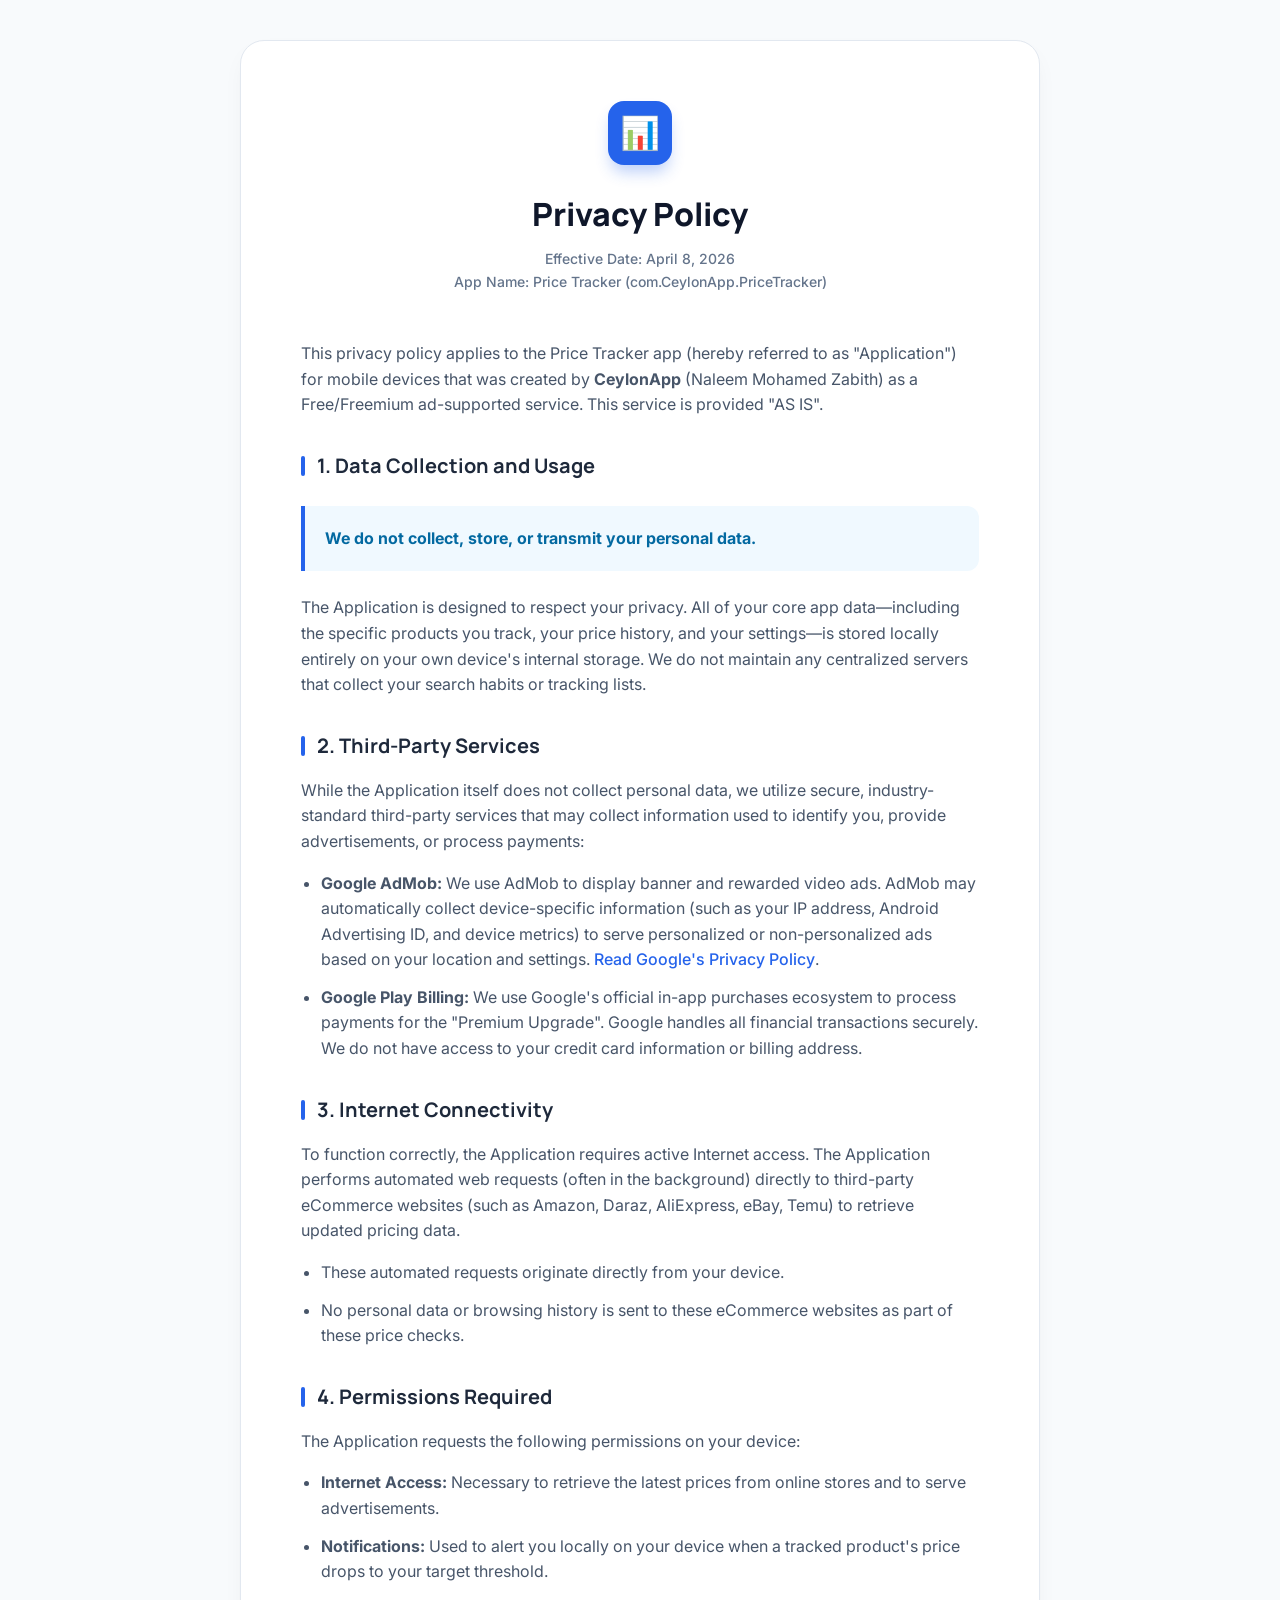
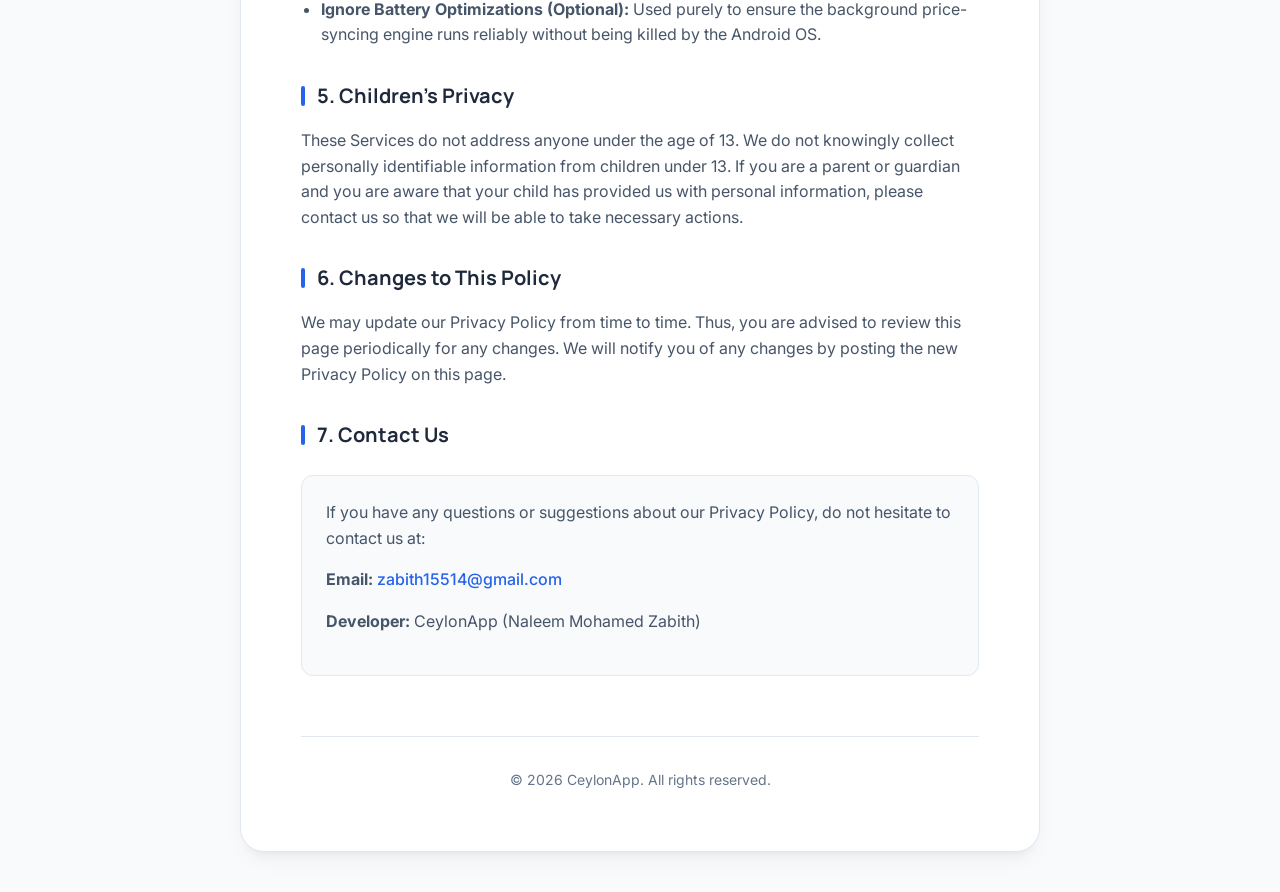
<file: price-tracker/privacy.html>
<!DOCTYPE html>
<html lang="en">
<head>
    <meta charset="UTF-8">
    <meta name="viewport" content="width=device-width, initial-scale=1.0">
    <title>Privacy Policy - Price Tracker</title>
    <link rel="preconnect" href="https://fonts.googleapis.com">
    <link rel="preconnect" href="https://fonts.gstatic.com" crossorigin>
    <link href="https://fonts.googleapis.com/css2?family=Inter:wght@400;500;600;700&family=Manrope:wght@700;800&display=swap" rel="stylesheet">
    <style>
        :root {
            --primary: #2563eb;
            --primary-dark: #1d4ed8;
            --text-main: #1e293b;
            --text-muted: #64748b;
            --bg-body: #f8fafc;
            --bg-card: #ffffff;
            --border: #e2e8f0;
        }

        * {
            box-sizing: border-box;
            margin: 0;
            padding: 0;
        }

        body {
            font-family: 'Inter', -apple-system, BlinkMacSystemFont, "Segoe UI", Roboto, sans-serif;
            line-height: 1.6;
            color: var(--text-main);
            background-color: var(--bg-body);
            padding: 40px 20px;
        }

        .container {
            max-width: 800px;
            margin: 0 auto;
            background: var(--bg-card);
            padding: 60px;
            border-radius: 24px;
            box-shadow: 0 10px 25px -5px rgba(0, 0, 0, 0.05), 0 8px 10px -6px rgba(0, 0, 0, 0.05);
            border: 1px solid var(--border);
        }

        header {
            margin-bottom: 48px;
            text-align: center;
        }

        .logo-placeholder {
            width: 64px;
            height: 64px;
            background: var(--primary);
            border-radius: 16px;
            margin: 0 auto 24px;
            display: flex;
            align-items: center;
            justify-content: center;
            color: white;
            font-size: 32px;
            box-shadow: 0 10px 15px -3px rgba(37, 99, 235, 0.3);
        }

        h1 {
            font-family: 'Manrope', sans-serif;
            font-weight: 800;
            font-size: 32px;
            color: #0f172a;
            margin-bottom: 8px;
        }

        .metadata {
            font-size: 14px;
            color: var(--text-muted);
            font-weight: 500;
        }

        section {
            margin-bottom: 32px;
        }

        h2 {
            font-family: 'Manrope', sans-serif;
            font-weight: 700;
            font-size: 20px;
            color: #1e293b;
            margin-bottom: 16px;
            display: flex;
            align-items: center;
            gap: 12px;
        }

        h2::before {
            content: '';
            display: inline-block;
            width: 4px;
            height: 20px;
            background: var(--primary);
            border-radius: 2px;
        }

        p {
            margin-bottom: 16px;
            color: #475569;
        }

        ul {
            margin-bottom: 16px;
            padding-left: 20px;
        }

        li {
            margin-bottom: 12px;
            color: #475569;
        }

        a {
            color: var(--primary);
            text-decoration: none;
            font-weight: 500;
            transition: color 0.2s;
        }

        a:hover {
            color: var(--primary-dark);
            text-decoration: underline;
        }

        .highlight-box {
            background: #f0f9ff;
            border-left: 4px solid var(--primary);
            padding: 20px;
            border-radius: 0 12px 12px 0;
            margin: 24px 0;
        }

        .highlight-box strong {
            color: #0369a1;
        }

        footer {
            margin-top: 60px;
            padding-top: 32px;
            border-top: 1px solid var(--border);
            text-align: center;
            font-size: 14px;
            color: var(--text-muted);
        }

        .contact-info {
            background: #f8fafc;
            padding: 24px;
            border-radius: 12px;
            border: 1px solid var(--border);
            margin-top: 24px;
        }

        @media (max-width: 640px) {
            .container {
                padding: 30px 20px;
            }
            h1 {
                font-size: 24px;
            }
        }
    </style>
</head>
<body>
    <div class="container">
        <header>
            <div class="logo-placeholder">📊</div>
            <h1>Privacy Policy</h1>
            <div class="metadata">
                Effective Date: April 8, 2026<br>
                App Name: Price Tracker (com.CeylonApp.PriceTracker)
            </div>
        </header>

        <section>
            <p>This privacy policy applies to the Price Tracker app (hereby referred to as "Application") for mobile devices that was created by <strong>CeylonApp</strong> (Naleem Mohamed Zabith) as a Free/Freemium ad-supported service. This service is provided "AS IS".</p>
        </section>

        <section>
            <h2>1. Data Collection and Usage</h2>
            <div class="highlight-box">
                <strong>We do not collect, store, or transmit your personal data.</strong>
            </div>
            <p>The Application is designed to respect your privacy. All of your core app data—including the specific products you track, your price history, and your settings—is stored locally entirely on your own device's internal storage. We do not maintain any centralized servers that collect your search habits or tracking lists.</p>
        </section>

        <section>
            <h2>2. Third-Party Services</h2>
            <p>While the Application itself does not collect personal data, we utilize secure, industry-standard third-party services that may collect information used to identify you, provide advertisements, or process payments:</p>
            <ul>
                <li><strong>Google AdMob:</strong> We use AdMob to display banner and rewarded video ads. AdMob may automatically collect device-specific information (such as your IP address, Android Advertising ID, and device metrics) to serve personalized or non-personalized ads based on your location and settings. <a href="https://policies.google.com/privacy" target="_blank">Read Google's Privacy Policy</a>.</li>
                <li><strong>Google Play Billing:</strong> We use Google's official in-app purchases ecosystem to process payments for the "Premium Upgrade". Google handles all financial transactions securely. We do not have access to your credit card information or billing address.</li>
            </ul>
        </section>

        <section>
            <h2>3. Internet Connectivity</h2>
            <p>To function correctly, the Application requires active Internet access. The Application performs automated web requests (often in the background) directly to third-party eCommerce websites (such as Amazon, Daraz, AliExpress, eBay, Temu) to retrieve updated pricing data.</p>
            <ul>
                <li>These automated requests originate directly from your device.</li>
                <li>No personal data or browsing history is sent to these eCommerce websites as part of these price checks.</li>
            </ul>
        </section>

        <section>
            <h2>4. Permissions Required</h2>
            <p>The Application requests the following permissions on your device:</p>
            <ul>
                <li><strong>Internet Access:</strong> Necessary to retrieve the latest prices from online stores and to serve advertisements.</li>
                <li><strong>Notifications:</strong> Used to alert you locally on your device when a tracked product's price drops to your target threshold.</li>
                <li><strong>Ignore Battery Optimizations (Optional):</strong> Used purely to ensure the background price-syncing engine runs reliably without being killed by the Android OS.</li>
            </ul>
        </section>

        <section>
            <h2>5. Children’s Privacy</h2>
            <p>These Services do not address anyone under the age of 13. We do not knowingly collect personally identifiable information from children under 13. If you are a parent or guardian and you are aware that your child has provided us with personal information, please contact us so that we will be able to take necessary actions.</p>
        </section>

        <section>
            <h2>6. Changes to This Policy</h2>
            <p>We may update our Privacy Policy from time to time. Thus, you are advised to review this page periodically for any changes. We will notify you of any changes by posting the new Privacy Policy on this page.</p>
        </section>

        <section>
            <h2>7. Contact Us</h2>
            <div class="contact-info">
                <p>If you have any questions or suggestions about our Privacy Policy, do not hesitate to contact us at:</p>
                <p><strong>Email:</strong> <a href="mailto:zabith15514@gmail.com">zabith15514@gmail.com</a></p>
                <p><strong>Developer:</strong> CeylonApp (Naleem Mohamed Zabith)</p>
            </div>
        </section>

        <footer>
            &copy; 2026 CeylonApp. All rights reserved.
        </footer>
    </div>
</body>
</html>
</file>
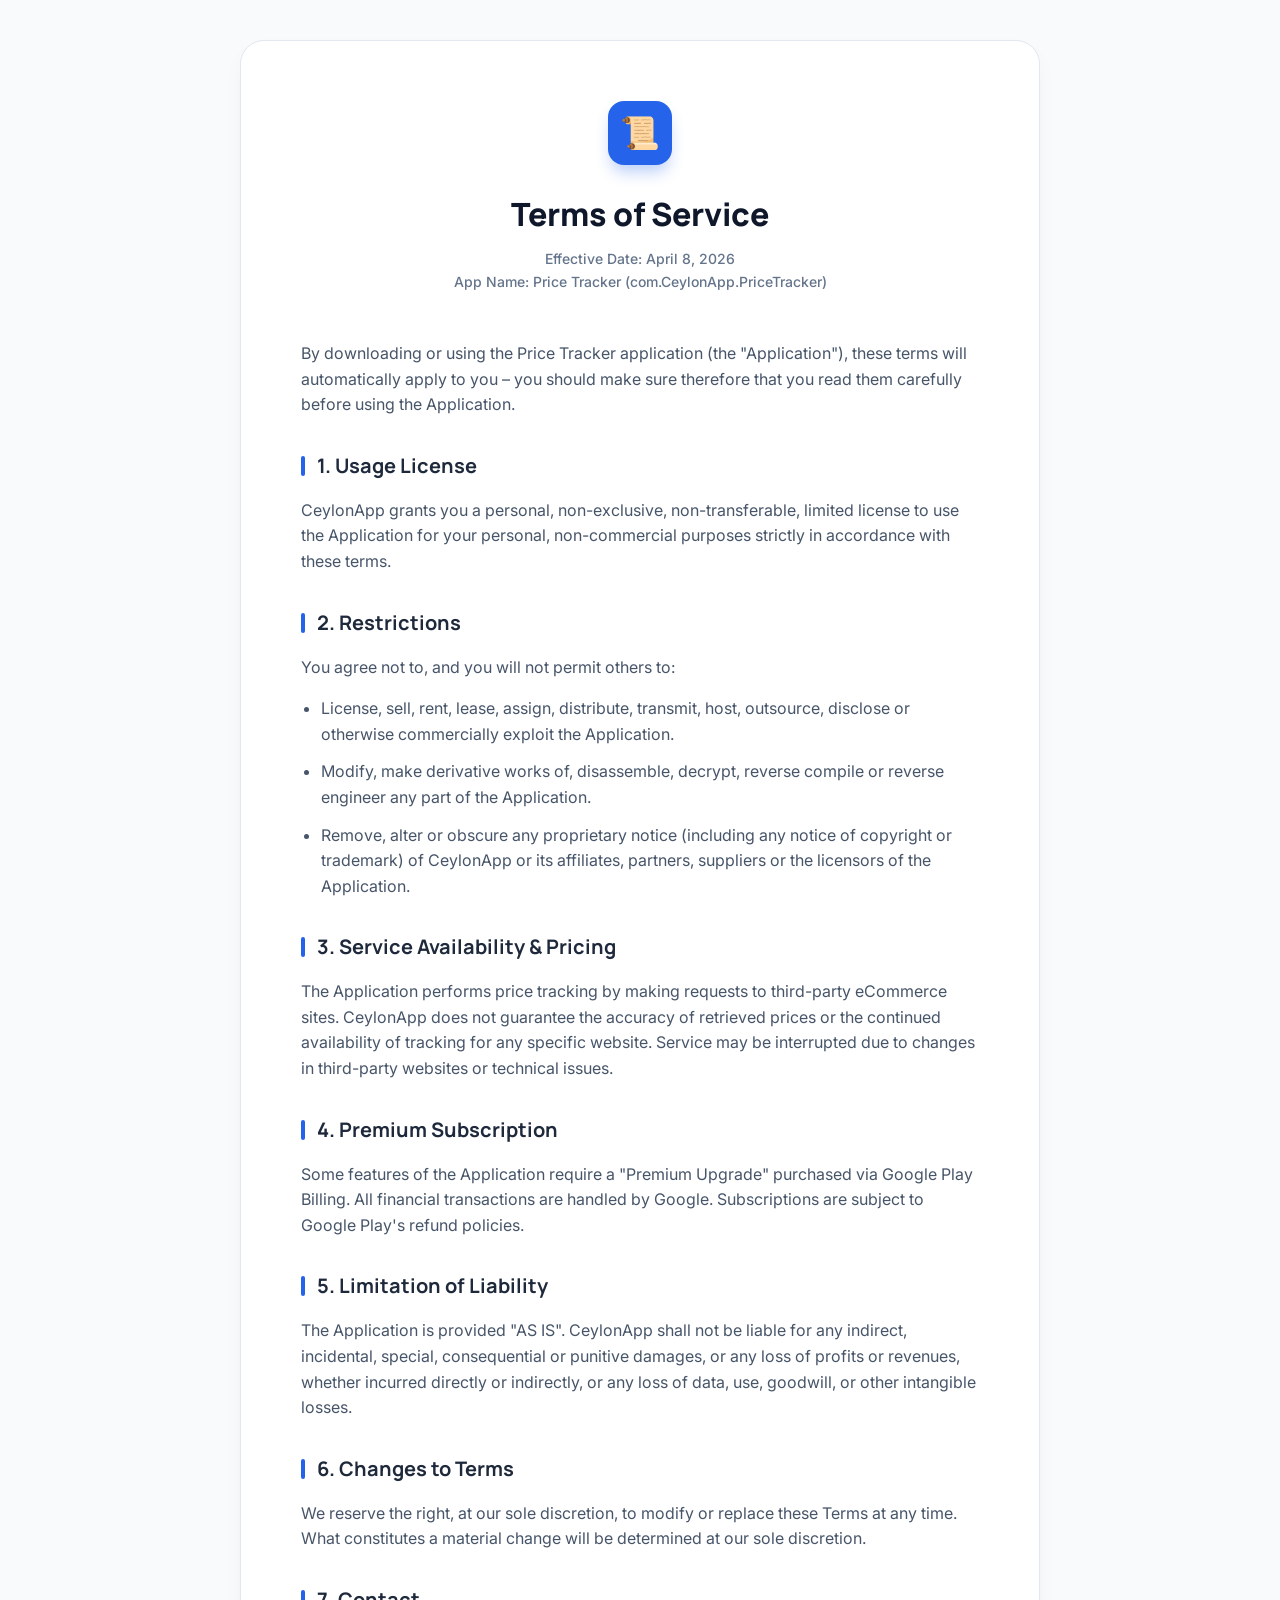
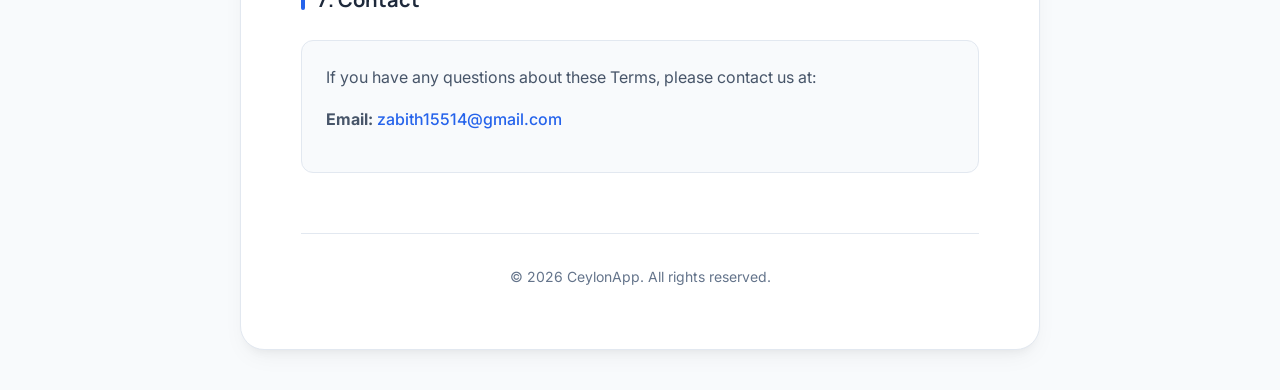
<file: price-tracker/terms.html>
<!DOCTYPE html>
<html lang="en">
<head>
    <meta charset="UTF-8">
    <meta name="viewport" content="width=device-width, initial-scale=1.0">
    <title>Terms of Service - Price Tracker</title>
    <link rel="preconnect" href="https://fonts.googleapis.com">
    <link rel="preconnect" href="https://fonts.gstatic.com" crossorigin>
    <link href="https://fonts.googleapis.com/css2?family=Inter:wght@400;500;600;700&family=Manrope:wght@700;800&display=swap" rel="stylesheet">
    <style>
        :root {
            --primary: #2563eb;
            --primary-dark: #1d4ed8;
            --text-main: #1e293b;
            --text-muted: #64748b;
            --bg-body: #f8fafc;
            --bg-card: #ffffff;
            --border: #e2e8f0;
        }

        * {
            box-sizing: border-box;
            margin: 0;
            padding: 0;
        }

        body {
            font-family: 'Inter', -apple-system, BlinkMacSystemFont, "Segoe UI", Roboto, sans-serif;
            line-height: 1.6;
            color: var(--text-main);
            background-color: var(--bg-body);
            padding: 40px 20px;
        }

        .container {
            max-width: 800px;
            margin: 0 auto;
            background: var(--bg-card);
            padding: 60px;
            border-radius: 24px;
            box-shadow: 0 10px 25px -5px rgba(0, 0, 0, 0.05), 0 8px 10px -6px rgba(0, 0, 0, 0.05);
            border: 1px solid var(--border);
        }

        header {
            margin-bottom: 48px;
            text-align: center;
        }

        .logo-placeholder {
            width: 64px;
            height: 64px;
            background: var(--primary);
            border-radius: 16px;
            margin: 0 auto 24px;
            display: flex;
            align-items: center;
            justify-content: center;
            color: white;
            font-size: 32px;
            box-shadow: 0 10px 15px -3px rgba(37, 99, 235, 0.3);
        }

        h1 {
            font-family: 'Manrope', sans-serif;
            font-weight: 800;
            font-size: 32px;
            color: #0f172a;
            margin-bottom: 8px;
        }

        .metadata {
            font-size: 14px;
            color: var(--text-muted);
            font-weight: 500;
        }

        section {
            margin-bottom: 32px;
        }

        h2 {
            font-family: 'Manrope', sans-serif;
            font-weight: 700;
            font-size: 20px;
            color: #1e293b;
            margin-bottom: 16px;
            display: flex;
            align-items: center;
            gap: 12px;
        }

        h2::before {
            content: '';
            display: inline-block;
            width: 4px;
            height: 20px;
            background: var(--primary);
            border-radius: 2px;
        }

        p {
            margin-bottom: 16px;
            color: #475569;
        }

        ul {
            margin-bottom: 16px;
            padding-left: 20px;
        }

        li {
            margin-bottom: 12px;
            color: #475569;
        }

        a {
            color: var(--primary);
            text-decoration: none;
            font-weight: 500;
            transition: color 0.2s;
        }

        a:hover {
            color: var(--primary-dark);
            text-decoration: underline;
        }

        footer {
            margin-top: 60px;
            padding-top: 32px;
            border-top: 1px solid var(--border);
            text-align: center;
            font-size: 14px;
            color: var(--text-muted);
        }

        .contact-info {
            background: #f8fafc;
            padding: 24px;
            border-radius: 12px;
            border: 1px solid var(--border);
            margin-top: 24px;
        }

        @media (max-width: 640px) {
            .container {
                padding: 30px 20px;
            }
            h1 {
                font-size: 24px;
            }
        }
    </style>
</head>
<body>
    <div class="container">
        <header>
            <div class="logo-placeholder">📜</div>
            <h1>Terms of Service</h1>
            <div class="metadata">
                Effective Date: April 8, 2026<br>
                App Name: Price Tracker (com.CeylonApp.PriceTracker)
            </div>
        </header>

        <section>
            <p>By downloading or using the Price Tracker application (the "Application"), these terms will automatically apply to you – you should make sure therefore that you read them carefully before using the Application.</p>
        </section>

        <section>
            <h2>1. Usage License</h2>
            <p>CeylonApp grants you a personal, non-exclusive, non-transferable, limited license to use the Application for your personal, non-commercial purposes strictly in accordance with these terms.</p>
        </section>

        <section>
            <h2>2. Restrictions</h2>
            <p>You agree not to, and you will not permit others to:</p>
            <ul>
                <li>License, sell, rent, lease, assign, distribute, transmit, host, outsource, disclose or otherwise commercially exploit the Application.</li>
                <li>Modify, make derivative works of, disassemble, decrypt, reverse compile or reverse engineer any part of the Application.</li>
                <li>Remove, alter or obscure any proprietary notice (including any notice of copyright or trademark) of CeylonApp or its affiliates, partners, suppliers or the licensors of the Application.</li>
            </ul>
        </section>

        <section>
            <h2>3. Service Availability & Pricing</h2>
            <p>The Application performs price tracking by making requests to third-party eCommerce sites. CeylonApp does not guarantee the accuracy of retrieved prices or the continued availability of tracking for any specific website. Service may be interrupted due to changes in third-party websites or technical issues.</p>
        </section>

        <section>
            <h2>4. Premium Subscription</h2>
            <p>Some features of the Application require a "Premium Upgrade" purchased via Google Play Billing. All financial transactions are handled by Google. Subscriptions are subject to Google Play's refund policies.</p>
        </section>

        <section>
            <h2>5. Limitation of Liability</h2>
            <p>The Application is provided "AS IS". CeylonApp shall not be liable for any indirect, incidental, special, consequential or punitive damages, or any loss of profits or revenues, whether incurred directly or indirectly, or any loss of data, use, goodwill, or other intangible losses.</p>
        </section>

        <section>
            <h2>6. Changes to Terms</h2>
            <p>We reserve the right, at our sole discretion, to modify or replace these Terms at any time. What constitutes a material change will be determined at our sole discretion.</p>
        </section>

        <section>
            <h2>7. Contact</h2>
            <div class="contact-info">
                <p>If you have any questions about these Terms, please contact us at:</p>
                <p><strong>Email:</strong> <a href="mailto:zabith15514@gmail.com">zabith15514@gmail.com</a></p>
            </div>
        </section>

        <footer>
            &copy; 2026 CeylonApp. All rights reserved.
        </footer>
    </div>
</body>
</html>
</file>
